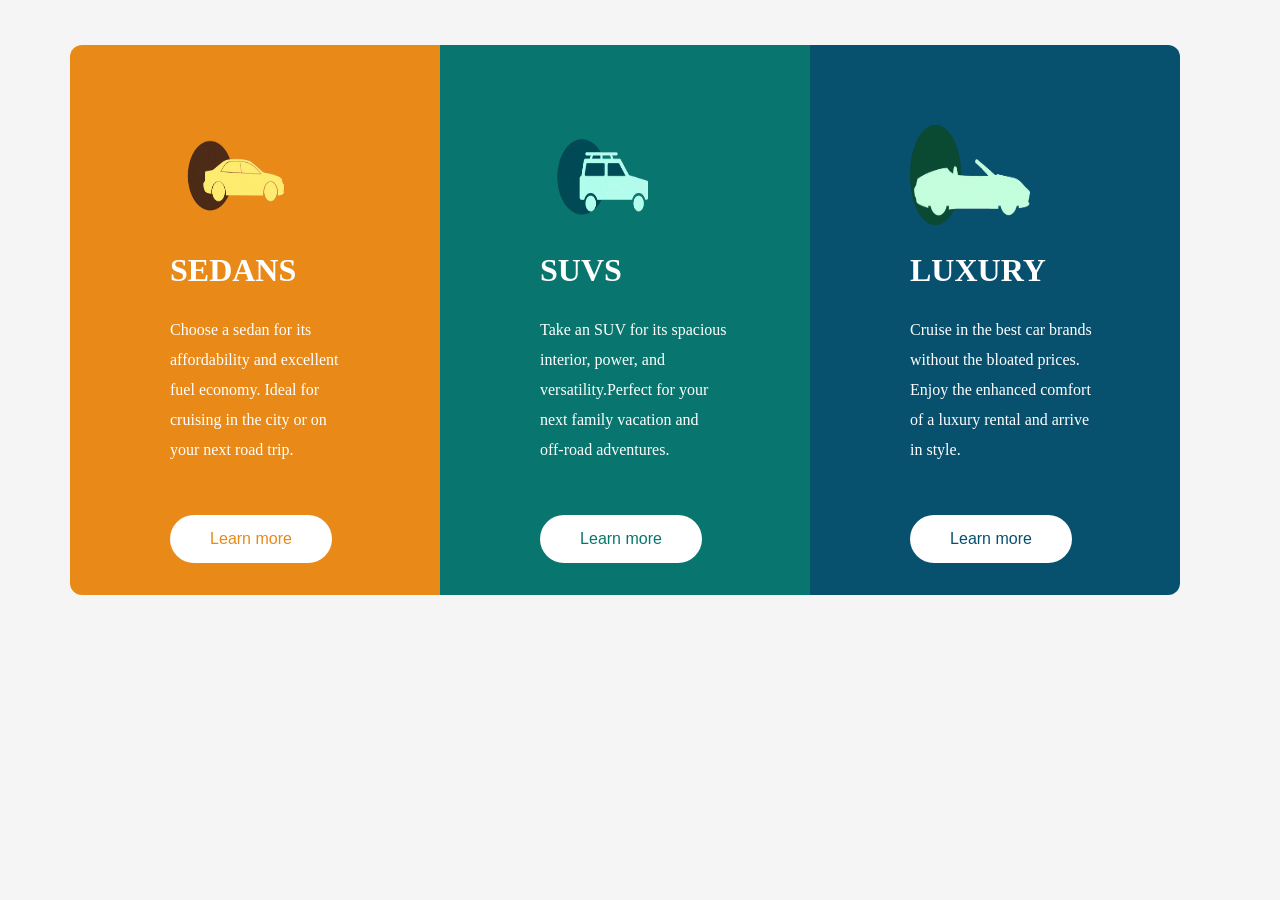
<file: 002/index.html>
<!DOCTYPE html>
<html lang="en">
<head>
    <meta charset="UTF-8">
    <meta name="viewport" content="width=device-width, initial-scale=1.0">
    <title>3-columncards</title>
    <link rel="stylesheet" href="design.css">
</head>
<body>
    
    <div id="sedan">
        <img class="icon1" src="/ICONS/sedans_sharp_transparent (1).png" alt="sedan" class="img1">
        <h1 class="s1">SEDANS</h1>
        <p class="s2"> Choose a sedan for its
            affordability and excellent
            fuel economy. Ideal for
            cruising in the city or on
            your next road trip.
        </p>
        <button class="b1">Learn more</button>
    </div>    

    <div id="suvs">
        <img class="icon2" src="/ICONS/suvs_sharp_fixed_tyres.png" alt="suv" class="img2">
        <h1>SUVS</h1>
        <p> Take an SUV for its spacious
            interior, power, and
            versatility.Perfect for your 
            next family vacation and 
            off-road adventures.
        </p>
        <button class="b2">Learn more</buttons>
    </div>
        
     <div id="luxury">
        <img class="icon3" src="/ICONS/luxury_final_circle_left.png" alt="luxury" class="img3">
        <h1>LUXURY</h1>
        <p> Cruise in the best car brands
            without the bloated prices.
            Enjoy the enhanced comfort
            of a luxury rental and arrive
            in style.
        </p>
        <button class="b3">Learn more</button>
     </div>

 
</body>
</html>
</file>
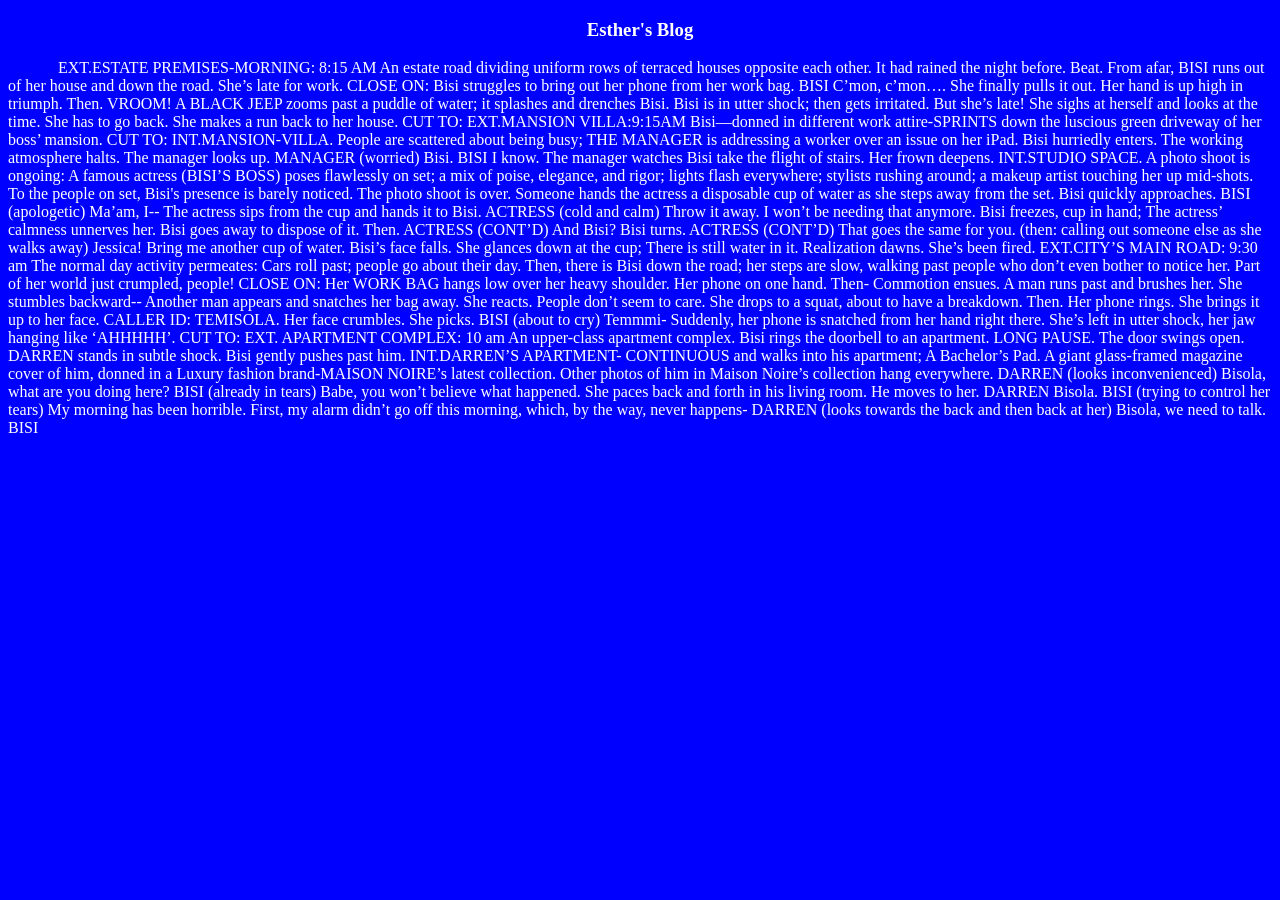
<file: Notepadd/index.html>
<!doctype html>

<html>
<head>
<title>This is the title sucker!</title>
<style type="text/css">
	body {
		background-color:blue;
		color:white;
	}
	h3  {text-align: center;}
	p {text-indent:50px;}
	

</style>
</head>


<body>

	<h3>Esther's Blog</h3>
	<p>EXT.ESTATE PREMISES-MORNING: 8:15 AM
An estate road dividing uniform rows of terraced houses opposite each other. It had rained the night before.
Beat.
From afar, BISI runs out of her house and down the road. She’s late for work.
CLOSE ON: Bisi struggles to bring out her phone from her work bag. 
BISI
C’mon, c’mon….
She finally pulls it out. Her hand is up high in triumph. 
Then.
VROOM! A BLACK JEEP zooms past a puddle of water; it splashes and drenches Bisi. 
Bisi is in utter shock; then gets irritated. But she’s late!
She sighs at herself and looks at the time. 
She has to go back. 
She makes a run back to her house. 
CUT TO: 
EXT.MANSION VILLA:9:15AM
Bisi—donned in different work attire-SPRINTS down the luscious green driveway of her boss’ mansion.
CUT TO:
INT.MANSION-VILLA.
People are scattered about being busy; THE MANAGER is addressing a worker over an issue on her iPad. 
Bisi hurriedly enters. 
The working atmosphere halts. The manager looks up. 
MANAGER
(worried)
Bisi.
BISI
I know.
The manager watches Bisi take the flight of stairs. Her frown deepens.
INT.STUDIO SPACE.
A photo shoot is ongoing: A famous actress (BISI’S BOSS) poses flawlessly on set; a mix of poise, elegance, and rigor; lights flash everywhere; stylists rushing around; a makeup artist touching her up mid-shots. 
To the people on set, Bisi's presence is barely noticed. 

The photo shoot is over. Someone hands the actress a disposable cup of water as she steps away from the set. Bisi quickly approaches.
BISI
(apologetic)
Ma’am, I--
The actress sips from the cup and hands it to Bisi. 
ACTRESS
(cold and calm)
Throw it away. I won’t be needing that anymore.
Bisi freezes, cup in hand; The actress’ calmness unnerves her.
Bisi goes away to dispose of it.
Then.
ACTRESS (CONT’D)
And Bisi?
Bisi turns. 
ACTRESS (CONT’D)
That goes the same for you. 
(then: calling out someone else as she walks away)
Jessica! Bring me another cup of water.
Bisi’s face falls. 
She glances down at the cup; There is still water in it. 
Realization dawns. She’s been fired.

EXT.CITY’S MAIN ROAD: 9:30 am
The normal day activity permeates: Cars roll past; people go about their day. 
Then, there is Bisi down the road; her steps are slow, walking past people who don’t even bother to notice her. 
Part of her world just crumpled, people! 
CLOSE ON: Her WORK BAG hangs low over her heavy shoulder. 
Her phone on one hand.
Then-
Commotion ensues. 
A man runs past and brushes her. She stumbles backward--
Another man appears and snatches her bag away. She reacts. People don’t seem to care. 
She drops to a squat, about to have a breakdown. 
Then.
Her phone rings. 
She brings it up to her face. CALLER ID: TEMISOLA. Her face crumbles.
She picks.
BISI
(about to cry)
Temmmi-
Suddenly, her phone is snatched from her hand right there. She’s left in utter shock, her jaw hanging like ‘AHHHHH’. 
CUT TO:

EXT. APARTMENT COMPLEX: 10 am
An upper-class apartment complex.
Bisi rings the doorbell to an apartment. 
LONG PAUSE.
The door swings open. DARREN stands in subtle shock.
Bisi gently pushes past him.

INT.DARREN’S APARTMENT- CONTINUOUS
and walks into his apartment; A Bachelor’s Pad. A giant glass-framed magazine cover of him, donned in a Luxury fashion brand-MAISON NOIRE’s latest collection. 
Other photos of him in Maison Noire’s collection hang everywhere. 
DARREN
(looks inconvenienced)
Bisola, what are you doing here?
BISI
(already in tears)
Babe, you won’t believe what happened. 
She paces back and forth in his living room. He moves to her.
DARREN
Bisola.
BISI
(trying to control her tears)
My morning has been horrible. First, my alarm didn’t go off this morning, which, by the way, never happens- 

DARREN
(looks towards the back and then back at her)
Bisola, we need to talk.
BISI</p>

</html>
</file>
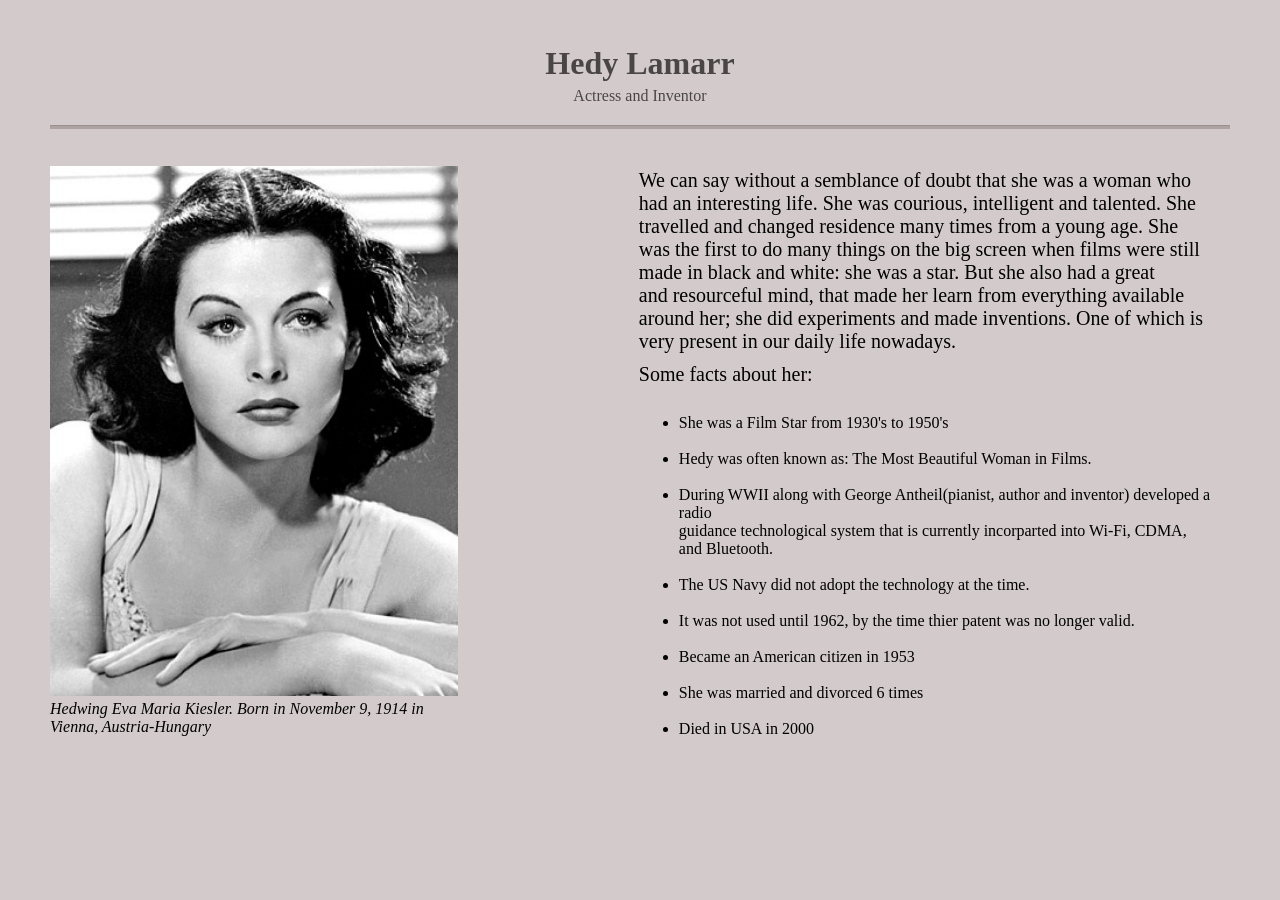
<file: Tribute page.html>
<!DOCTYPE html>
<html lang="en">
<head>
    <meta charset="UTF-8">
    <meta name="viewport" content="width=device-width, initial-scale=1.0">
    <title>Tribute page</title>
    <link rel="stylesheet" href="style.css">
</head>
<body>
 <div class="a" >
    <header class="pageheader">
        <!-- Keep: -->
    </header>
    <main>
        <h1 class="a1">Hedy Lamarr</h1>
        <p class="a2">Actress and Inventor</p>
    </main>
</div>
<!-- <hr> -->
 <section>
    <div class="b">
       <img src="/images/455px-hedy_lamarr_-_1940 (1).png" alt="" srcset=""><address>Hedwing Eva Maria Kiesler. Born in November 9,
        1914 in Vienna, Austria-Hungary
       </address>
        </div>
    </div>
    <div>
        <p class="b1">
            We can say without a semblance of doubt that she was a woman who
            had an interesting life. She was courious, intelligent and talented. She
            travelled and changed residence many times from a young age. She
            was the first to do many things on the big screen when films were still
            made in black and white: she was a star. But she also had a great
            and resourceful mind, that made her learn from everything available
            around her; she did experiments and made inventions. One of which is
            very present in our daily life nowadays.
        </p>
        <p class="b2">Some facts about her:</p>
        <ul class="b3">
            <li>She was a Film Star from 1930's to 1950's</li>
            <li>Hedy was often known as: The Most Beautiful Woman in Films.</li>
            <li>During WWII along with George Antheil(pianist, author and inventor) developed a radio
                guidance technological system that is currently incorparted into Wi-Fi, CDMA,
                and Bluetooth.
            </li>
            <li> The US Navy did not adopt the technology at the time.</li>
            <li> It was not used until 1962, by the time thier patent was no longer valid.</li>
            <li>Became an American citizen in 1953</li>
            <li>She was married and divorced 6 times</li>
            <li>Died in USA in 2000</li>
        </ul>
    </div>
 </section>

<footer>
    
</footer>
</body>
</html>
</file>
<file: 002/design.css>
*{
    margin:0;
    padding:0;
    box-sizing: border-box;
}
body{
    margin-top: 45px;
    margin-bottom:40px;
    margin-left: 70px;
    margin-right:100px;  
    display: flex; 
    align-items: center;
    justify-content: center;
    /* border: 3px solid black;
    border-radius: 12px; */
    background-color: #F5F5F5;

    
}
div{
   
    background-color: #E88918;
    color:white;
    height: 550px;
    /* border: 1px solid black; */
    width:500px;
    padding-top:50px;
    padding-left: 30px ;
    /* border-top-left-radius: 12px; */
    padding-top: 50px;
    white-space: pre-line;
    padding-left:100px;
    font-weight:100px;
    line-height: 30px;

    
}
#sedan{
 border-top-left-radius: 12px;
 border-bottom-left-radius: 12px;
}
 s2{
    padding-top: 50px;
    white-space: pre-line;
 }
#suvs{
    background-color: #08766F;
}  
#luxury{
    background-color: #07516F;
    border-top-right-radius: 12px ;
    border-bottom-right-radius: 12px;
    padding-top: 50px;
}
button{
    background-color: #FFFFFF;
    color:  #E88918;
    border: none;
    padding: 15px 10px;
    text-align: center;
    text-decoration: none;
    display: inline-block;
    font-size: 16px;
    margin-top: 20px;
    cursor: pointer;
    border-radius: 25px;
    width:60%
}
.b1{
     color:  #E88918;
}
.b2{
    color: #08766F;
}
.b3{
    color: #07516F;
}
.icon1{
    width: 130px;
    height: 100px;
    margin-bottom: 20px;
}
.icon2{
    width: 130px;
    height: 100px;
    margin-bottom: 20px;
    
}
.icon3{
    width: 120px;
    height: 100px;
    margin-bottom: 20px;
}
</file>
<file: style.css>
*{
    margin:0;
    padding: 0;
    box-sizing: border-box;
}
body{
    padding-left: 50px;
    padding-right:50px;
    background: rgb(211, 203, 203);
}
.a{
    /* border:1px solid black; */
    height:auto;
    padding-top: 45px;
    padding-bottom:15px;
    padding-left: 30px;
    padding-right: 30px;
    border-bottom: 1px solid #9b9090;
    box-shadow: 0 3px 0 #afa2a2;
}

main{
    display:flex;
    flex-direction: column;
    align-items: center;
    justify-content: center;
}
h1, .a2{
    padding-bottom: 5px;
    color:rgb(75, 70, 70);
}
/* hr{
    border:none;
    height: 1px;
    background-color:#d0d0d0;
    box-shadow: 0 1px 0 #ffffff;
    max-width: 960px;
} */

section{
    padding-top:20px;
    /* border: 1px solid black; */
    display: flex;
    gap:200px;
}
.b{
    padding-top:20px;
    /* border:1px solid black; */
    height: 550px;
    background-repeat: no-repeat;
    width: 400px;
}
.b img{
    width: 105%;
    height: 100%;
    object-fit: cover;
}
.b1{
    white-space: pre-line;
    font-size: 20px;
}   
.b2{
    padding-top:10px;
    font-size: 20px;
}
.b3{
    padding-top:10px;
    margin-left:40px;
     white-space: pre-line;
}
footer{
    padding-top: 40px;
    /* border: 1px solid black; */
}
</file>
